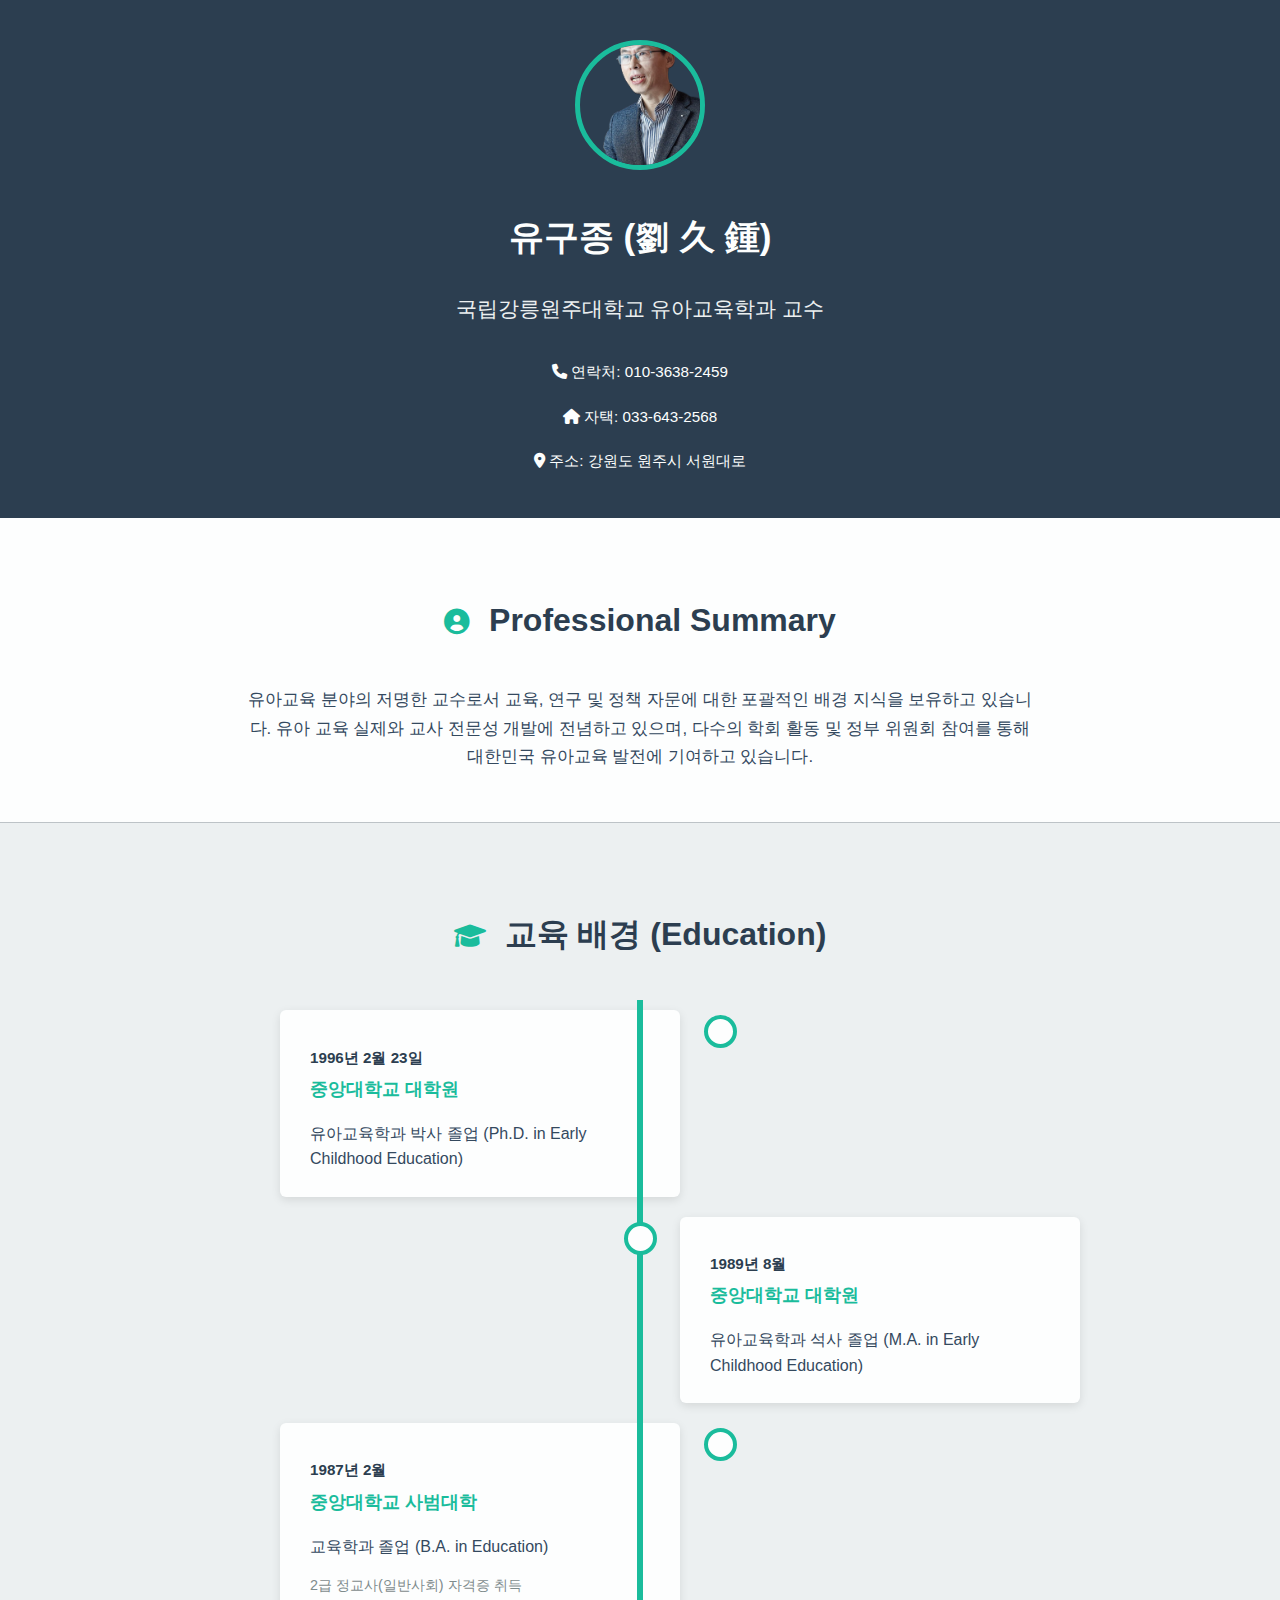
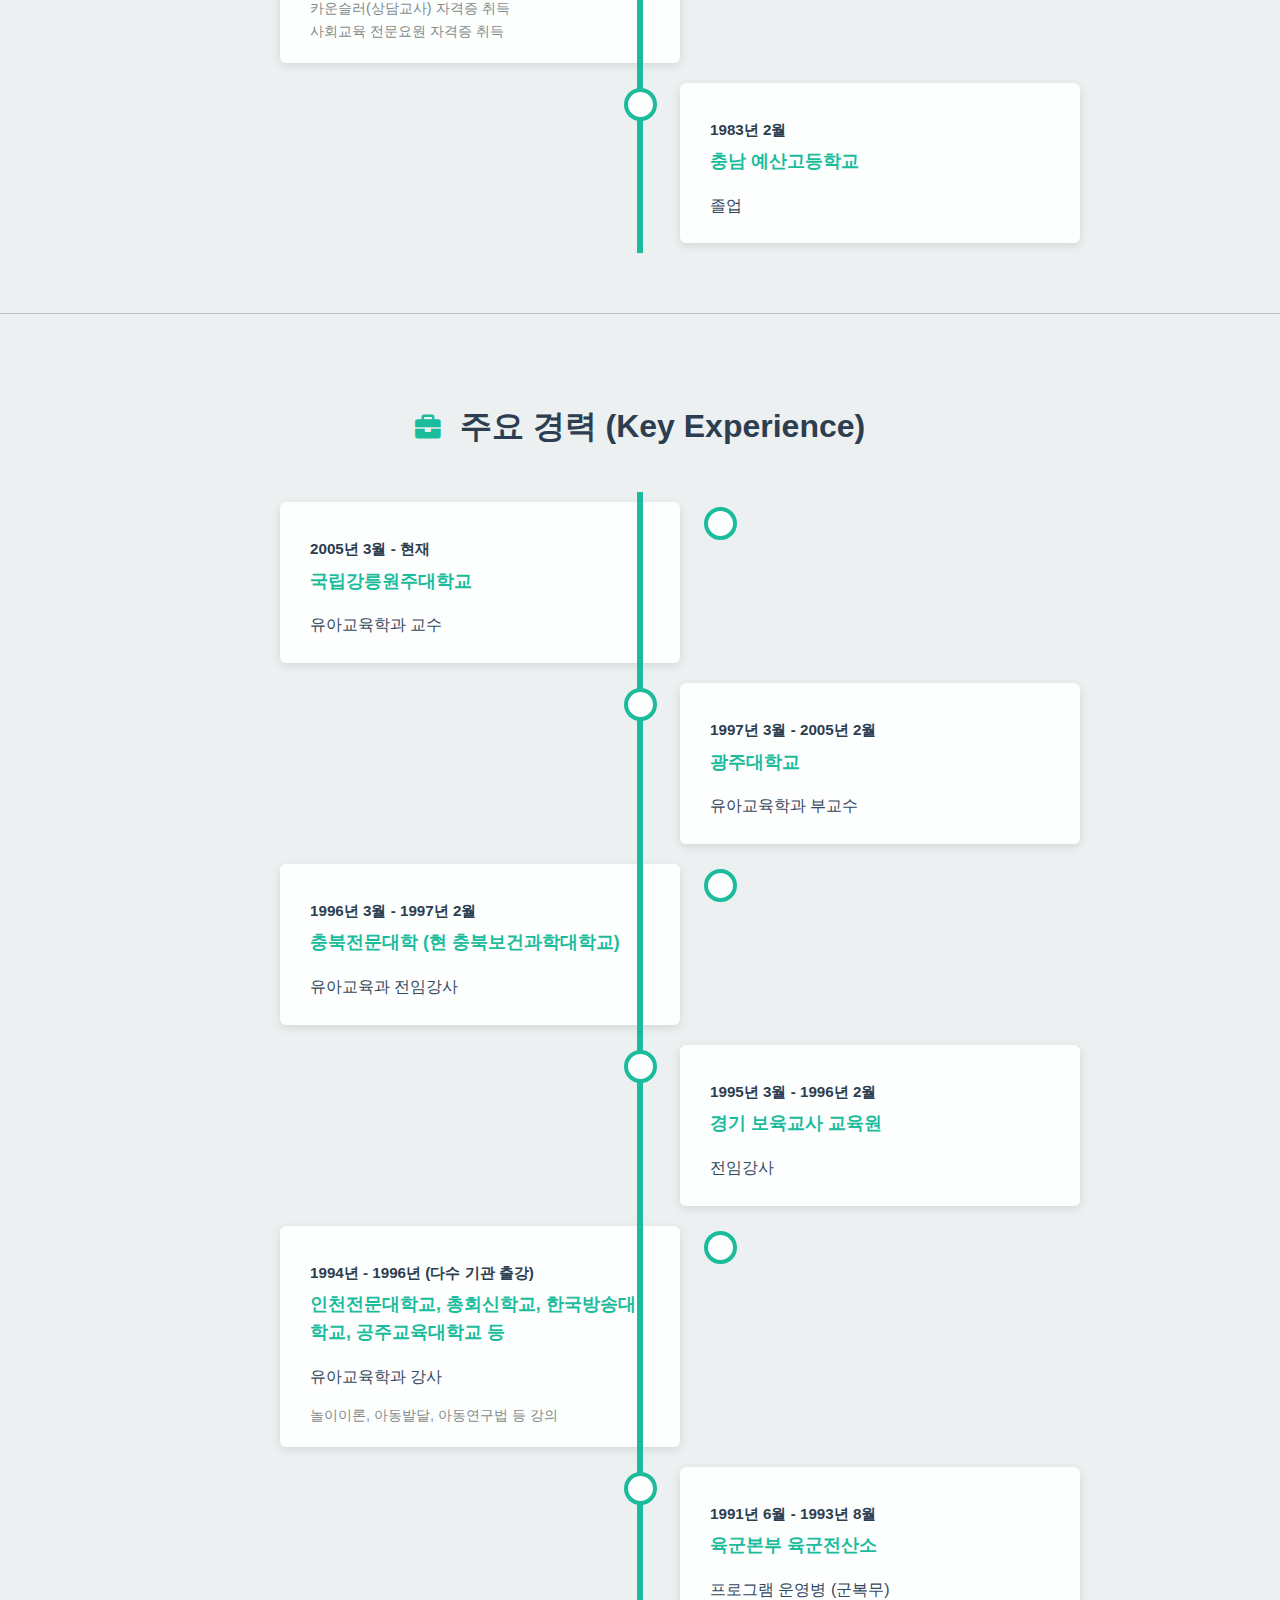
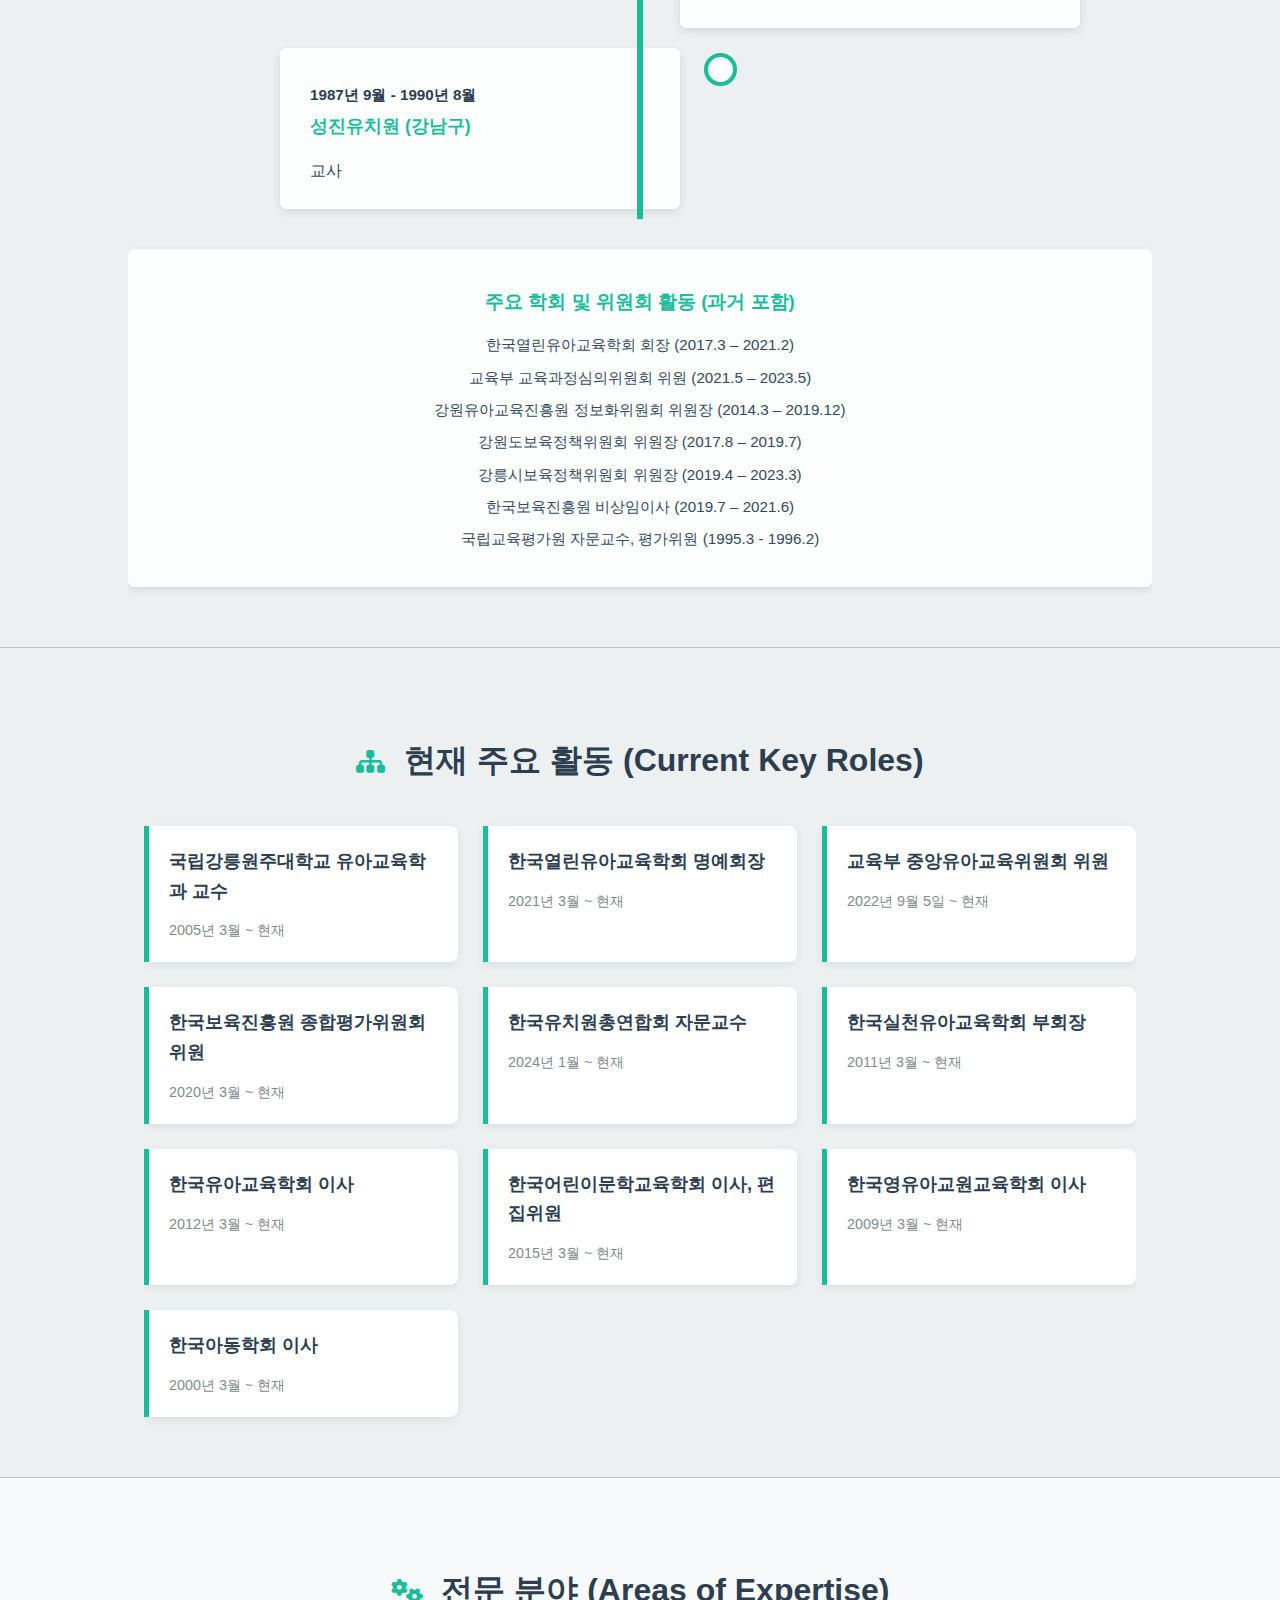
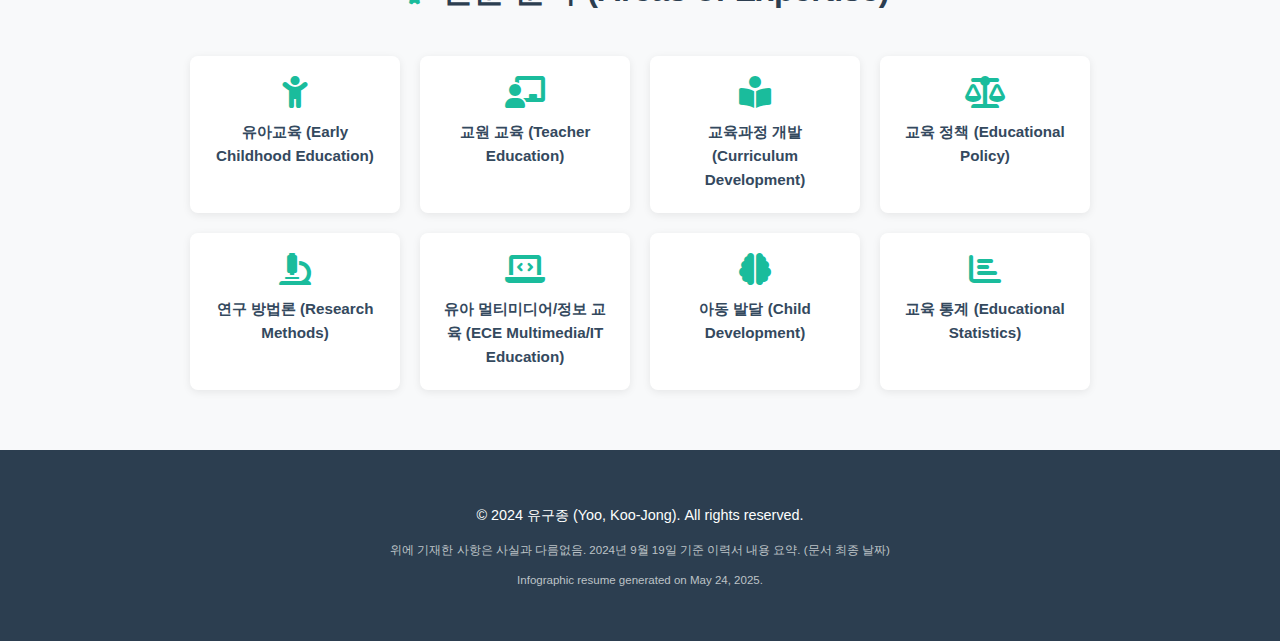
<file: index.html>
<!DOCTYPE html>
<html lang="ko">
<head>
    <meta charset="UTF-8">
    <meta http-equiv="X-UA-Compatible" content="IE=edge,chrome=1">
    <title>유구종 교수 이력서 (Infographic Resume)</title>
    <meta name="viewport" content="width=device-width, initial-scale=1.0">
    <link rel="stylesheet" type="text/css" href="style.css">
    <link rel="stylesheet" href="https://cdnjs.cloudflare.com/ajax/libs/font-awesome/6.0.0-beta3/css/all.min.css">
    <style>
        /* Additional styles or overrides if necessary */
        .hero {
            padding-top: 20px; /* Adjusted padding */
            padding-bottom: 20px; /* Adjusted padding */
        }
        .hero .profile-pic {
            width: 120px; /* Slightly smaller */
            height: 120px;
            margin-bottom: 15px;
        }
        .hero h1 {
            font-size: 2.2em; /* Adjusted size */
        }
        .hero h2 {
            font-size: 1.3em; /* Adjusted size */
            margin-bottom: 15px;
        }
        .contact-info-grid {
            display: grid;
            grid-template-columns: repeat(auto-fit, minmax(200px, 1fr));
            gap: 10px;
            margin-top: 15px;
            text-align: center; /* Center align grid items */
        }
        .contact-info-grid p {
            margin: 5px 0;
            font-size: 0.95em; /* Adjusted font size */
        }
         .summary-section {
            text-align: center;
            padding: 30px 20px;
            background-color: #fdfefe; /* Off-White */
        }
        .summary-section p {
            max-width: 800px;
            margin: 0 auto;
            font-size: 1.05em;
            line-height: 1.7;
        }
        section h2 i {
           font-size: 0.8em; /* Adjust icon size relative to H2 */
        }
        .timeline-content .date {
            font-weight: bold;
            color: #2c3e50; /* Deep Blue */
            margin-bottom: 5px;
            font-size: 0.95em;
        }
        .timeline-content .institution {
            font-size: 1.1em;
            font-weight: bold;
            color: #1abc9c; /* Teal */
        }
        .timeline-content .degree {
            font-size: 1em;
            margin-bottom: 5px;
        }
        .timeline-content .details {
            font-size: 0.9em;
            color: #7f8c8d; /* Medium Gray */
        }

        .expertise-section {
            background-color: #f8f9fa; /* Light grey background */
        }
        .expertise-grid {
            display: grid;
            grid-template-columns: repeat(auto-fit, minmax(200px, 1fr));
            gap: 20px;
            max-width: 900px;
            margin: 0 auto;
            padding: 0 20px;
        }
        .expertise-item {
            background-color: #ffffff;
            padding: 20px;
            border-radius: 8px;
            text-align: center;
            box-shadow: 0 2px 8px rgba(0,0,0,0.08);
            transition: transform 0.3s ease, box-shadow 0.3s ease;
        }
        .expertise-item:hover {
            transform: translateY(-5px);
            box-shadow: 0 4px 15px rgba(0,0,0,0.12);
        }
        .expertise-item i {
            font-size: 2em;
            color: #1abc9c; /* Teal */
            margin-bottom: 12px;
        }
        .expertise-item p {
            margin: 0;
            font-weight: 600;
            color: #34495e; /* Dark Gray */
            font-size: 0.95em;
        }
         .current-roles-section {
            padding: 40px 20px;
        }
        .roles-grid {
            display: grid;
            grid-template-columns: repeat(auto-fit, minmax(280px, 1fr));
            gap: 25px;
            max-width: 1000px;
            margin: 0 auto;
        }
        .role-card {
            background-color: #fff;
            border-left: 5px solid #1abc9c; /* Teal accent */
            padding: 20px;
            border-radius: 0 8px 8px 0;
            box-shadow: 0 3px 10px rgba(0,0,0,0.07);
        }
        .role-card h3 {
            margin-top: 0;
            color: #2c3e50; /* Deep Blue */
            font-size: 1.15em;
            margin-bottom: 8px;
        }
        .role-card p {
            font-size: 0.9em;
            color: #7f8c8d; /* Medium Gray */
            margin-bottom: 0;
        }
        .timestamp-footer {
            font-size: 0.8em;
            color: #bdc3c7; /* Lighter Gray */
            margin-top: 10px;
        }

        /* Ensure timeline content text alignment is consistent */
        .timeline-item:nth-child(odd) .timeline-content {
            text-align: left; 
        }
        .timeline-item:nth-child(even) .timeline-content {
            text-align: left;
        }

    </style>
</head>
<body>

    <header class="hero">
        <div class="container">
            <img src="Perhis12_hd1.png" alt="Profile Picture" class="profile-pic"> <h1>유구종 (劉 久 鍾)</h1>
            <h2>국립강릉원주대학교 유아교육학과 교수</h2>
            <div class="contact-info-grid">
                <p><i class="fas fa-phone"></i> 연락처: 010-3638-2459</p>
                <p><i class="fas fa-home"></i> 자택: 033-643-2568</p>
                <p><i class="fas fa-map-marker-alt"></i> 주소: 강원도 원주시 서원대로</p>
            </div>
        </div>
    </header>

    <section class="summary-section">
        <div class="container">
             <h2><i class="fas fa-user-circle"></i> Professional Summary</h2>
            <p>
                유아교육 분야의 저명한 교수로서 교육, 연구 및 정책 자문에 대한 포괄적인 배경 지식을 보유하고 있습니다. 유아 교육 실제와 교사 전문성 개발에 전념하고 있으며, 다수의 학회 활동 및 정부 위원회 참여를 통해 대한민국 유아교육 발전에 기여하고 있습니다.
            </p>
        </div>
    </section>

    <section id="education" class="timeline-section">
        <div class="container">
            <h2><i class="fas fa-graduation-cap"></i> 교육 배경 (Education)</h2>
            <div class="timeline">
                <div class="timeline-item">
                    <div class="timeline-content">
                        <p class="date">1996년 2월 23일</p>
                        <h3 class="institution">중앙대학교 대학원</h3>
                        <p class="degree">유아교육학과 박사 졸업 (Ph.D. in Early Childhood Education)</p>
                    </div>
                </div>
                <div class="timeline-item">
                    <div class="timeline-content">
                        <p class="date">1989년 8월</p>
                        <h3 class="institution">중앙대학교 대학원</h3>
                        <p class="degree">유아교육학과 석사 졸업 (M.A. in Early Childhood Education)</p>
                    </div>
                </div>
                <div class="timeline-item">
                    <div class="timeline-content">
                        <p class="date">1987년 2월</p>
                        <h3 class="institution">중앙대학교 사범대학</h3>
                        <p class="degree">교육학과 졸업 (B.A. in Education)</p>
                        <p class="details">
                            2급 정교사(일반사회) 자격증 취득<br>
                            카운슬러(상담교사) 자격증 취득<br>
                            사회교육 전문요원 자격증 취득
                        </p>
                    </div>
                </div>
                <div class="timeline-item">
                    <div class="timeline-content">
                        <p class="date">1983년 2월</p>
                        <h3 class="institution">충남 예산고등학교</h3>
                        <p class="degree">졸업</p>
                    </div>
                </div>
            </div>
        </div>
    </section>

    <section id="experience" class="timeline-section">
        <div class="container">
            <h2><i class="fas fa-briefcase"></i> 주요 경력 (Key Experience)</h2>
            <div class="timeline">
                 <div class="timeline-item">
                    <div class="timeline-content">
                        <p class="date">2005년 3월 - 현재</p>
                        <h3 class="institution">국립강릉원주대학교</h3>
                        <p class="degree">유아교육학과 교수</p>
                    </div>
                </div>
                <div class="timeline-item">
                    <div class="timeline-content">
                        <p class="date">1997년 3월 - 2005년 2월</p>
                        <h3 class="institution">광주대학교</h3>
                        <p class="degree">유아교육학과 부교수</p>
                    </div>
                </div>
                 <div class="timeline-item">
                    <div class="timeline-content">
                        <p class="date">1996년 3월 - 1997년 2월</p>
                        <h3 class="institution">충북전문대학 (현 충북보건과학대학교)</h3>
                        <p class="degree">유아교육과 전임강사</p>
                    </div>
                </div>
                <div class="timeline-item">
                    <div class="timeline-content">
                        <p class="date">1995년 3월 - 1996년 2월</p>
                        <h3 class="institution">경기 보육교사 교육원</h3>
                        <p class="degree">전임강사</p>
                    </div>
                </div>
                 <div class="timeline-item">
                    <div class="timeline-content">
                        <p class="date">1994년 - 1996년 (다수 기관 출강)</p>
                        <h3 class="institution">인천전문대학교, 총회신학교, 한국방송대학교, 공주교육대학교 등</h3>
                        <p class="degree">유아교육학과 강사</p>
                        <p class="details">놀이이론, 아동발달, 아동연구법 등 강의</p>
                    </div>
                </div>
                <div class="timeline-item">
                    <div class="timeline-content">
                        <p class="date">1991년 6월 - 1993년 8월</p>
                        <h3 class="institution">육군본부 육군전산소</h3>
                        <p class="degree">프로그램 운영병 (군복무)</p>
                    </div>
                </div>
                <div class="timeline-item">
                    <div class="timeline-content">
                        <p class="date">1987년 9월 - 1990년 8월</p>
                        <h3 class="institution">성진유치원 (강남구)</h3>
                        <p class="degree">교사</p>
                    </div>
                </div>
            </div>
            <div class="additional-experience">
                <h3>주요 학회 및 위원회 활동 (과거 포함)</h3>
                <ul>
                    <li>한국열린유아교육학회 회장 (2017.3 – 2021.2)</li>
                    <li>교육부 교육과정심의위원회 위원 (2021.5 – 2023.5)</li>
                    <li>강원유아교육진흥원 정보화위원회 위원장 (2014.3 – 2019.12)</li>
                    <li>강원도보육정책위원회 위원장 (2017.8 – 2019.7)</li>
                    <li>강릉시보육정책위원회 위원장 (2019.4 – 2023.3)</li>
                    <li>한국보육진흥원 비상임이사 (2019.7 – 2021.6)</li>
                    <li>국립교육평가원 자문교수, 평가위원 (1995.3 - 1996.2)</li>
                </ul>
            </div>
        </div>
    </section>

    <section id="current-roles" class="current-roles-section">
        <div class="container">
            <h2><i class="fas fa-sitemap"></i> 현재 주요 활동 (Current Key Roles)</h2>
            <div class="roles-grid">
                <div class="role-card">
                    <h3>국립강릉원주대학교 유아교육학과 교수</h3>
                    <p>2005년 3월 ~ 현재</p>
                </div>
                <div class="role-card">
                    <h3>한국열린유아교육학회 명예회장</h3>
                    <p>2021년 3월 ~ 현재</p>
                </div>
                <div class="role-card">
                    <h3>교육부 중앙유아교육위원회 위원</h3>
                    <p>2022년 9월 5일 ~ 현재</p>
                </div>
                <div class="role-card">
                    <h3>한국보육진흥원 종합평가위원회 위원</h3>
                    <p>2020년 3월 ~ 현재</p>
                </div>
                <div class="role-card">
                    <h3>한국유치원총연합회 자문교수</h3>
                    <p>2024년 1월 ~ 현재</p>
                </div>
                <div class="role-card">
                    <h3>한국실천유아교육학회 부회장</h3>
                    <p>2011년 3월 ~ 현재</p>
                </div>
                 <div class="role-card">
                    <h3>한국유아교육학회 이사</h3>
                    <p>2012년 3월 ~ 현재</p>
                </div>
                 <div class="role-card">
                    <h3>한국어린이문학교육학회 이사, 편집위원</h3>
                    <p>2015년 3월 ~ 현재</p>
                </div>
                <div class="role-card">
                    <h3>한국영유아교원교육학회 이사</h3>
                    <p>2009년 3월 ~ 현재</p>
                </div>
                 <div class="role-card">
                    <h3>한국아동학회 이사</h3>
                    <p>2000년 3월 ~ 현재</p>
                </div>
            </div>
        </div>
    </section>

    <section id="expertise" class="expertise-section">
        <div class="container">
            <h2><i class="fas fa-cogs"></i> 전문 분야 (Areas of Expertise)</h2>
            <div class="expertise-grid">
                <div class="expertise-item">
                    <i class="fas fa-child"></i>
                    <p>유아교육 (Early Childhood Education)</p>
                </div>
                <div class="expertise-item">
                    <i class="fas fa-chalkboard-teacher"></i>
                    <p>교원 교육 (Teacher Education)</p>
                </div>
                <div class="expertise-item">
                    <i class="fas fa-book-reader"></i>
                    <p>교육과정 개발 (Curriculum Development)</p>
                </div>
                <div class="expertise-item">
                    <i class="fas fa-balance-scale"></i>
                    <p>교육 정책 (Educational Policy)</p>
                </div>
                <div class="expertise-item">
                    <i class="fas fa-microscope"></i>
                    <p>연구 방법론 (Research Methods)</p>
                </div>
                 <div class="expertise-item">
                    <i class="fas fa-laptop-code"></i>
                    <p>유아 멀티미디어/정보 교육 (ECE Multimedia/IT Education)</p>
                </div>
                <div class="expertise-item">
                    <i class="fas fa-brain"></i>
                    <p>아동 발달 (Child Development)</p>
                </div>
                <div class="expertise-item">
                    <i class="fas fa-chart-bar"></i>
                    <p>교육 통계 (Educational Statistics)</p>
                </div>
            </div>
        </div>
    </section>

    <footer>
        <div class="container">
            <p>&copy; 2024 유구종 (Yoo, Koo-Jong). All rights reserved.</p>
            <p class="timestamp-footer">위에 기재한 사항은 사실과 다름없음. 2024년 9월 19일 기준 이력서 내용 요약. (문서 최종 날짜)</p>
             <p class="timestamp-footer">Infographic resume generated on May 24, 2025.</p>
        </div>
    </footer>

</body>
</html>
</file>
<file: style.css>
/* General Styles */
body {
    font-family: 'Open Sans', sans-serif;
    line-height: 1.6;
    margin: 0;
    padding: 0;
    background-color: #ecf0f1; /* Light Gray */
    color: #34495e; /* Dark Gray */
}

.container {
    width: 80%;
    margin: auto;
    overflow: hidden;
    padding: 20px 0;
}

h1, h2, h3 {
    font-family: 'Montserrat', sans-serif;
    font-weight: 700;
    color: #2c3e50; /* Deep Blue */
}

a {
    color: #1abc9c; /* Teal */
    text-decoration: none;
}

a:hover {
    text-decoration: underline;
}

/* Header/Hero Section */
.hero {
    background-color: #2c3e50; /* Deep Blue */
    color: #fdfefe; /* Off-White */
    padding: 40px 0;
    text-align: center;
}

.hero .container {
    display: flex;
    flex-direction: column;
    align-items: center;
}

.profile-pic {
    width: 150px;
    height: 150px;
    border-radius: 50%;
    border: 5px solid #1abc9c; /* Teal */
    margin-bottom: 20px;
    object-fit: cover;
}

.hero h1 {
    font-size: 2.5em;
    margin-bottom: 10px;
    color: #fdfefe;
}

.hero h2 {
    font-size: 1.5em;
    margin-bottom: 20px;
    color: #ecf0f1; /* Light Gray for subtitle */
    font-family: 'Open Sans', sans-serif;
    font-weight: 400;
}

.contact-info p {
    margin: 5px 0;
    font-size: 1em;
}

.contact-info i {
    margin-right: 10px;
    color: #1abc9c; /* Teal */
}

/* Section Styling */
section {
    padding: 40px 0;
    border-bottom: 1px solid #bdc3c7; /* Lighter Gray border */
}

section:last-of-type {
    border-bottom: none;
}

section h2 {
    text-align: center;
    margin-bottom: 40px;
    font-size: 2em;
    position: relative;
}

section h2 i {
    margin-right: 10px;
    color: #1abc9c; /* Teal */
}

/* Timeline Section (Education & Experience) */
.timeline-section {
    position: relative;
}

.timeline {
    position: relative;
    max-width: 800px;
    margin: 0 auto;
}

.timeline::after {
    content: '';
    position: absolute;
    width: 6px;
    background-color: #1abc9c; /* Teal */
    top: 0;
    bottom: 0;
    left: 50%;
    margin-left: -3px;
}

.timeline-item {
    padding: 10px 40px;
    position: relative;
    background-color: inherit;
    width: 50%;
}

.timeline-item:nth-child(odd) {
    left: 0;
}

.timeline-item:nth-child(even) {
    left: 50%;
}

.timeline-item::after {
    content: '';
    position: absolute;
    width: 25px;
    height: 25px;
    right: -17px;
    background-color: #fdfefe; /* Off-White */
    border: 4px solid #1abc9c; /* Teal */
    top: 15px;
    border-radius: 50%;
    z-index: 1;
}

.timeline-item:nth-child(even)::after {
    left: -16px;
}

.timeline-content {
    padding: 20px 30px;
    background-color: #fdfefe; /* Off-White */
    position: relative;
    border-radius: 6px;
    box-shadow: 0 3px 10px rgba(0,0,0,0.1);
}

.timeline-item:nth-child(even) .timeline-content {
    text-align: left; /* Ensure content is aligned left for even items if needed */
}
.timeline-item:nth-child(odd) .timeline-content {
    text-align: right; /* Ensure content is aligned right for odd items */
}


.timeline-content h3 {
    margin-top: 0;
    color: #1abc9c; /* Teal */
    font-size: 1.2em;
}

.timeline-content p {
    margin-bottom: 0;
    font-size: 0.9em;
}
.timeline-content ul {
    list-style-type: none;
    padding: 0;
    margin-top: 10px;
}
.timeline-content ul li {
    font-size: 0.85em;
    color: #7f8c8d; /* Medium Gray */
    margin-bottom: 5px;
}


.additional-experience {
    margin-top: 30px;
    padding: 20px;
    background-color: #fdfefe; /* Off-White */
    border-radius: 6px;
    box-shadow: 0 3px 10px rgba(0,0,0,0.1);
    text-align: center;
}

.additional-experience h3 {
    color: #1abc9c; /* Teal */
    margin-bottom: 15px;
}

.additional-experience ul {
    list-style-type: none;
    padding: 0;
    text-align: center;
}

.additional-experience ul li {
    margin-bottom: 8px;
    font-size: 0.95em;
}


/* Skills Section */
.skills-section {
    background-color: #fdfefe; /* Off-White for this section background */
}

.skills-grid {
    display: grid;
    grid-template-columns: repeat(auto-fit, minmax(150px, 1fr));
    gap: 20px;
    max-width: 800px;
    margin: 0 auto;
}

.skill-item {
    background-color: #ecf0f1; /* Light Gray background for items */
    padding: 20px;
    border-radius: 8px;
    text-align: center;
    box-shadow: 0 2px 5px rgba(0,0,0,0.05);
    transition: transform 0.3s ease, box-shadow 0.3s ease;
}

.skill-item:hover {
    transform: translateY(-5px);
    box-shadow: 0 4px 15px rgba(0,0,0,0.1);
}

.skill-item i {
    font-size: 2.5em;
    color: #1abc9c; /* Teal */
    margin-bottom: 15px;
}

.skill-item p {
    margin: 0;
    font-weight: 600;
    color: #2c3e50; /* Deep Blue */
}

/* Footer */
footer {
    text-align: center;
    padding: 20px 0;
    background-color: #2c3e50; /* Deep Blue */
    color: #fdfefe; /* Off-White */
    font-size: 0.9em;
}

/* Responsive Design */
@media (max-width: 768px) {
    .container {
        width: 90%;
    }

    .hero h1 {
        font-size: 2em;
    }

    .hero h2 {
        font-size: 1.2em;
    }

    .timeline::after {
        left: 31px;
    }

    .timeline-item {
        width: 100%;
        padding-left: 70px;
        padding-right: 25px;
    }
    
    .timeline-item:nth-child(odd) {
        left: 0%; /* Reset left positioning */
    }

    .timeline-item:nth-child(even) {
        left: 0%; /* Align all items to the left */
    }

    .timeline-item::after {
        left: 15px;
    }
    
    .timeline-item:nth-child(odd) .timeline-content {
        text-align: left; 
    }
    .timeline-item:nth-child(even) .timeline-content {
        text-align: left;
    }

    .skills-grid {
        grid-template-columns: repeat(auto-fit, minmax(120px, 1fr));
    }
}

@media (max-width: 480px) {
    .hero .profile-pic {
        width: 120px;
        height: 120px;
    }
    .contact-info p {
        font-size: 0.9em;
    }
    section h2 {
        font-size: 1.8em;
    }
    .timeline-content {
        padding: 15px 20px;
    }
    .timeline-content h3 {
        font-size: 1.1em;
    }
}
</file>
